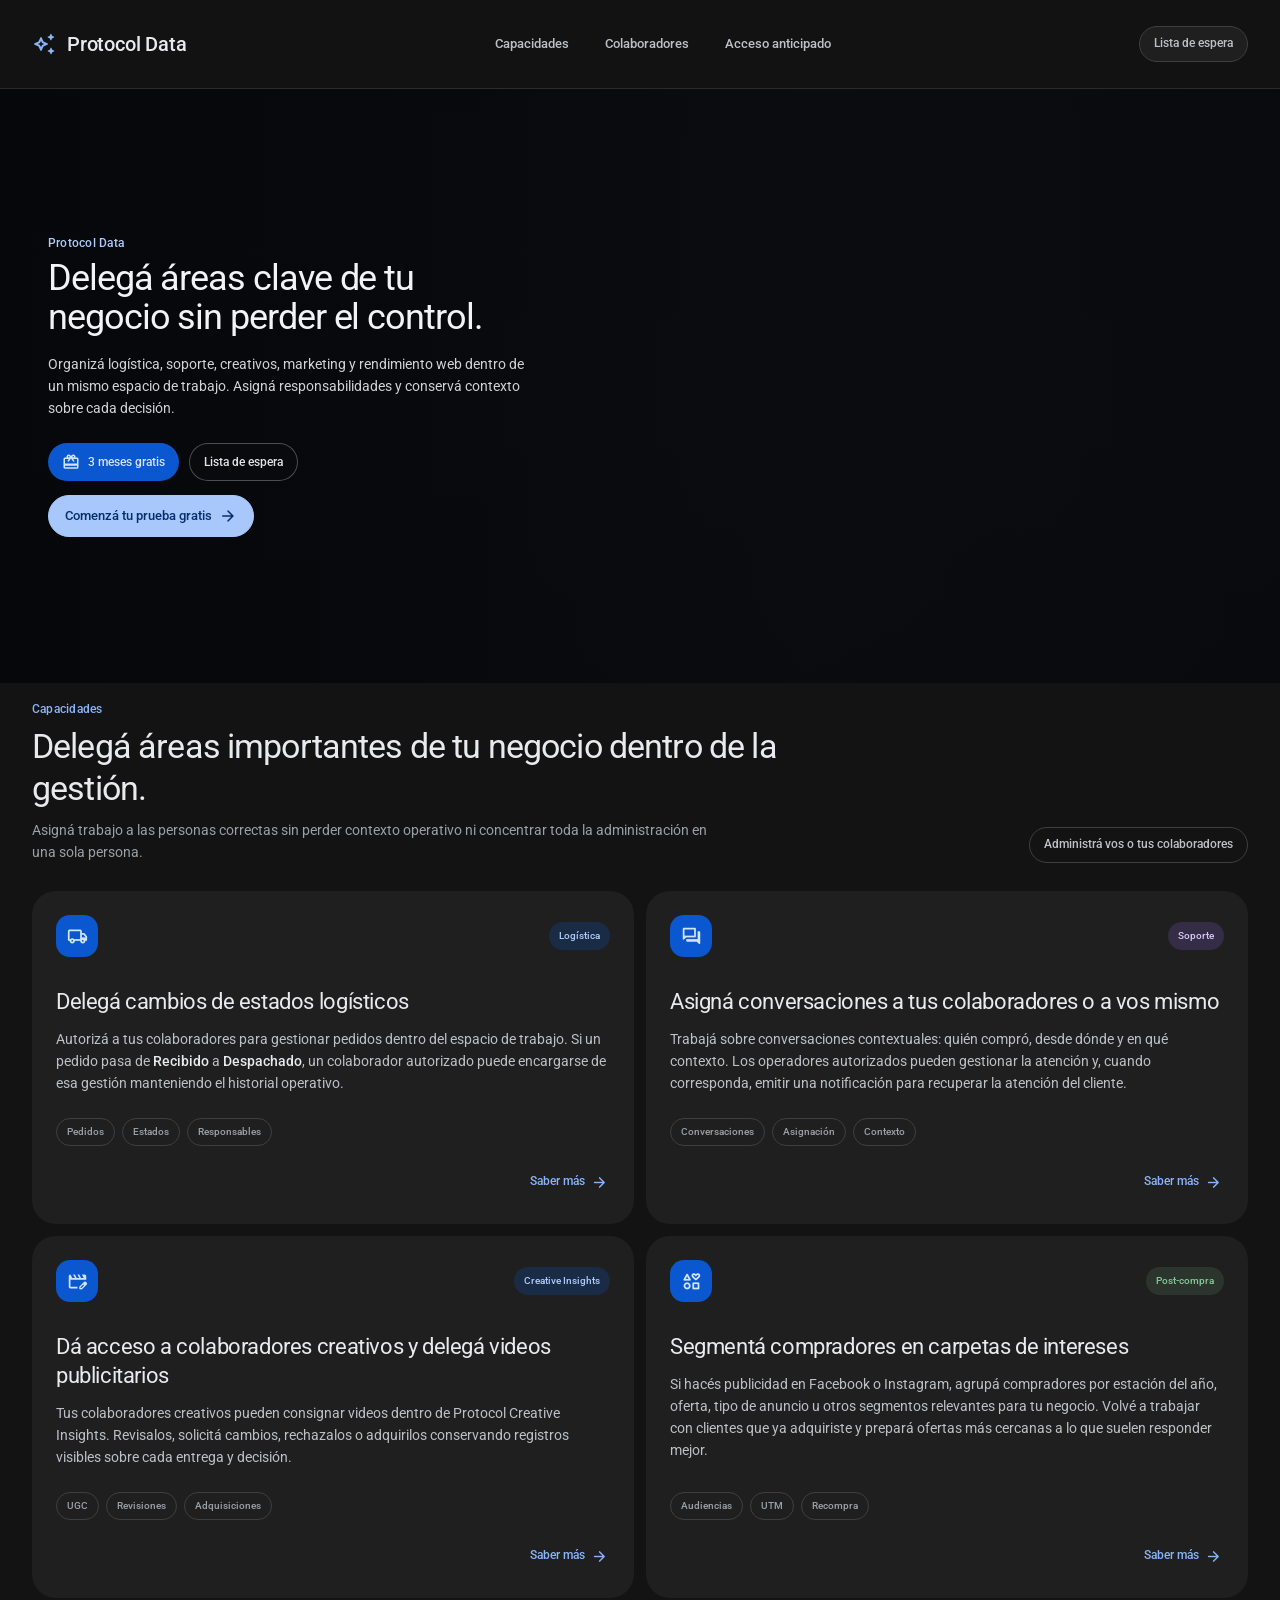
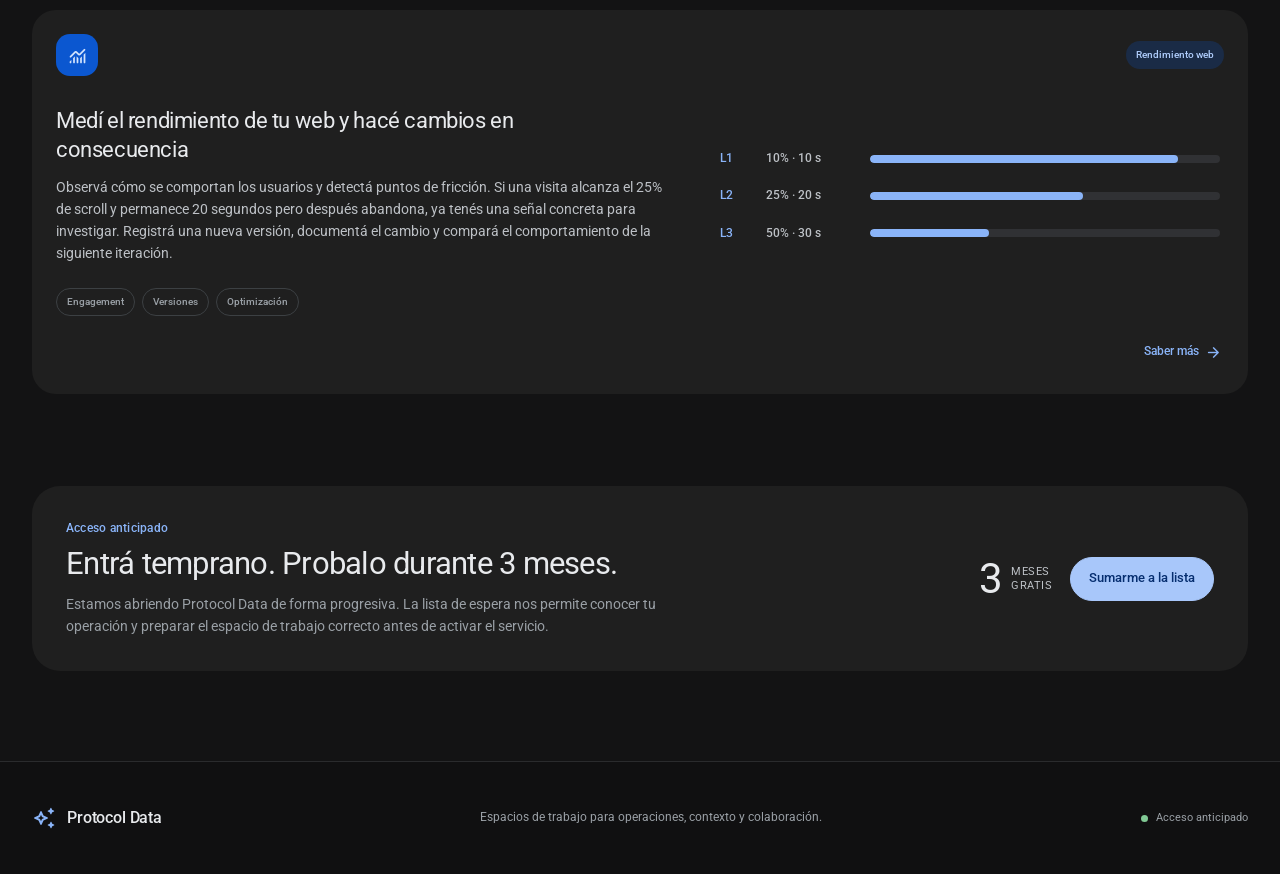
<file: index.html>
<!doctype html>
<html lang="es">
<head>
  <meta charset="utf-8">
  <meta name="viewport" content="width=device-width, initial-scale=1">
  <meta name="description" content="Protocol Data organiza áreas clave de tu negocio para que puedas delegar logística, soporte, creativos y rendimiento web sin perder el control.">
  <meta name="theme-color" content="#131314">
  <title>Protocol Data — Delegá sin perder el control</title>

  <link rel="preconnect" href="https://fonts.googleapis.com">
  <link rel="preconnect" href="https://fonts.gstatic.com" crossorigin>
  <link href="https://fonts.googleapis.com/css2?family=Roboto:wght@400;500;600&family=Material+Symbols+Rounded:opsz,wght,FILL,GRAD@20..48,400,0..1,0&display=swap" rel="stylesheet">
  <link rel="stylesheet" href="assets/css/styles.css?v=20261003-1600">
  <link rel="stylesheet" href="assets/css/sales-responsive.css?v=20261004-1">
</head>
<body>
  <header class="site-header">
    <div class="site-header__inner">
      <a class="brand" href="#inicio" aria-label="Protocol Data, inicio">
        <span class="brand__icon material-symbols-rounded" aria-hidden="true">auto_awesome</span>
        <span>Protocol Data</span>
      </a>

      <nav class="site-nav" aria-label="Navegación principal">
        <a href="#capacidades">Capacidades</a>
        <a href="#colaboradores">Colaboradores</a>
        <a href="#acceso">Acceso anticipado</a>
      </nav>

      <button class="topbar-cta" type="button" data-open-waitlist>Lista de espera</button>
    </div>
  </header>

  <main id="inicio">
    <section class="hero" aria-labelledby="hero-title">
      <div class="hero-media" aria-label="Espacio de trabajo con Protocol Data en una computadora">
        <picture class="hero-media__picture">
          <source media="(max-width: 700px)" srcset="assets/images/protocol-data-hero-mobile.webp?v=20261004-1">
          <img class="hero-media__image" src="assets/images/protocol-data-hero-hq.avif?v=20261003-1600" alt="" aria-hidden="true">
        </picture>
        <div class="hero-media__shade" aria-hidden="true"></div>

        <div class="hero-content">
          <div class="hero-copy">
            <p class="eyebrow">Protocol Data</p>
            <h1 id="hero-title">Delegá áreas clave de tu negocio sin perder el control.</h1>
            <p class="hero-copy__lead">
              Organizá logística, soporte, creativos, marketing y rendimiento web dentro de un mismo espacio de trabajo. Asigná responsabilidades y conservá contexto sobre cada decisión.
            </p>

            <div class="offer-row" aria-label="Beneficios de acceso anticipado">
              <span class="offer-badge"><span class="material-symbols-rounded" aria-hidden="true">redeem</span> 3 meses gratis</span>
              <span class="soft-badge">Lista de espera</span>
            </div>

            <button class="hero-trial-cta" type="button" data-open-waitlist aria-haspopup="dialog" aria-controls="waitlist-dialog">
              <span>Comenzá tu prueba gratis</span>
              <span class="material-symbols-rounded" aria-hidden="true">arrow_forward</span>
            </button>

            <div class="mobile-hero-actions" aria-label="Acciones principales">
              <a class="mobile-hero-cta mobile-hero-cta--secondary" href="#capacidades">
                <span>Ver capacidades</span>
                <span class="material-symbols-rounded" aria-hidden="true">arrow_forward</span>
              </a>
              <button class="mobile-hero-cta mobile-hero-cta--primary" type="button" data-open-waitlist aria-haspopup="dialog" aria-controls="waitlist-dialog">
                <span>Hablar con Ventas</span>
                <span class="material-symbols-rounded" aria-hidden="true">arrow_forward</span>
              </button>
            </div>
          </div>
        </div>
      </div>
    </section>

    <section class="capabilities page-shell" id="capacidades" aria-labelledby="capabilities-title">
      <header class="section-heading">
        <div>
          <p class="eyebrow">Capacidades</p>
          <h2 id="capabilities-title">Delegá áreas importantes de tu negocio dentro de la gestión.</h2>
          <p>Asigná trabajo a las personas correctas sin perder contexto operativo ni concentrar toda la administración en una sola persona.</p>
        </div>
        <span class="section-pill" id="colaboradores">Administrá vos o tus colaboradores</span>
      </header>

      <div class="capability-grid">
        <article class="capability-card">
          <div class="capability-card__top">
            <span class="capability-icon material-symbols-rounded" aria-hidden="true">local_shipping</span>
            <span class="capability-badge">Logística</span>
          </div>
          <h3>Delegá cambios de estados logísticos</h3>
          <p>
            Autorizá a tus colaboradores para gestionar pedidos dentro del espacio de trabajo. Si un pedido pasa de <strong>Recibido</strong> a <strong>Despachado</strong>, un colaborador autorizado puede encargarse de esa gestión manteniendo el historial operativo.
          </p>
          <div class="micro-row"><span>Pedidos</span><span>Estados</span><span>Responsables</span></div>
          <a class="capability-more" href="capacidades/logistica.html">Saber más <span class="material-symbols-rounded" aria-hidden="true">arrow_forward</span></a>
        </article>

        <article class="capability-card">
          <div class="capability-card__top">
            <span class="capability-icon material-symbols-rounded" aria-hidden="true">forum</span>
            <span class="capability-badge capability-badge--violet">Soporte</span>
          </div>
          <h3>Asigná conversaciones a tus colaboradores o a vos mismo</h3>
          <p>
            Trabajá sobre conversaciones contextuales: quién compró, desde dónde y en qué contexto. Los operadores autorizados pueden gestionar la atención y, cuando corresponda, emitir una notificación para recuperar la atención del cliente.
          </p>
          <div class="micro-row"><span>Conversaciones</span><span>Asignación</span><span>Contexto</span></div>
          <a class="capability-more" href="capacidades/conversaciones.html">Saber más <span class="material-symbols-rounded" aria-hidden="true">arrow_forward</span></a>
        </article>

        <article class="capability-card">
          <div class="capability-card__top">
            <span class="capability-icon material-symbols-rounded" aria-hidden="true">movie_edit</span>
            <span class="capability-badge">Creative Insights</span>
          </div>
          <h3>Dá acceso a colaboradores creativos y delegá videos publicitarios</h3>
          <p>
            Tus colaboradores creativos pueden consignar videos dentro de Protocol Creative Insights. Revisalos, solicitá cambios, rechazalos o adquirilos conservando registros visibles sobre cada entrega y decisión.
          </p>
          <div class="micro-row"><span>UGC</span><span>Revisiones</span><span>Adquisiciones</span></div>
          <a class="capability-more" href="capacidades/creative-insights.html">Saber más <span class="material-symbols-rounded" aria-hidden="true">arrow_forward</span></a>
        </article>

        <article class="capability-card">
          <div class="capability-card__top">
            <span class="capability-icon material-symbols-rounded" aria-hidden="true">interests</span>
            <span class="capability-badge capability-badge--green">Post-compra</span>
          </div>
          <h3>Segmentá compradores en carpetas de intereses</h3>
          <p>
            Si hacés publicidad en Facebook o Instagram, agrupá compradores por estación del año, oferta, tipo de anuncio u otros segmentos relevantes para tu negocio. Volvé a trabajar con clientes que ya adquiriste y prepará ofertas más cercanas a lo que suelen responder mejor.
          </p>
          <div class="micro-row"><span>Audiencias</span><span>UTM</span><span>Recompra</span></div>
          <a class="capability-more" href="capacidades/post-compra.html">Saber más <span class="material-symbols-rounded" aria-hidden="true">arrow_forward</span></a>
        </article>

        <article class="capability-card capability-card--wide">
          <div class="capability-card__top">
            <span class="capability-icon material-symbols-rounded" aria-hidden="true">monitoring</span>
            <span class="capability-badge">Rendimiento web</span>
          </div>
          <div class="wide-card-layout">
            <div>
              <h3>Medí el rendimiento de tu web y hacé cambios en consecuencia</h3>
              <p>
                Observá cómo se comportan los usuarios y detectá puntos de fricción. Si una visita alcanza el 25% de scroll y permanece 20 segundos pero después abandona, ya tenés una señal concreta para investigar. Registrá una nueva versión, documentá el cambio y compará el comportamiento de la siguiente iteración.
              </p>
              <div class="micro-row"><span>Engagement</span><span>Versiones</span><span>Optimización</span></div>
            </div>

            <div class="funnel-preview" aria-label="Ejemplo de niveles de comportamiento web">
              <div><span>L1</span><strong>10% · 10 s</strong><i style="--level:88%"></i></div>
              <div><span>L2</span><strong>25% · 20 s</strong><i style="--level:61%"></i></div>
              <div><span>L3</span><strong>50% · 30 s</strong><i style="--level:34%"></i></div>
            </div>
          </div>
          <a class="capability-more" href="capacidades/rendimiento-web.html">Saber más <span class="material-symbols-rounded" aria-hidden="true">arrow_forward</span></a>
        </article>
      </div>
    </section>

    <section class="access page-shell" id="acceso" aria-labelledby="access-title">
      <div class="access-card">
        <div class="access-copy">
          <p class="eyebrow">Acceso anticipado</p>
          <h2 id="access-title">Entrá temprano. Probalo durante 3 meses.</h2>
          <p>Estamos abriendo Protocol Data de forma progresiva. La lista de espera nos permite conocer tu operación y preparar el espacio de trabajo correcto antes de activar el servicio.</p>
        </div>
        <div class="access-actions">
          <span class="three-months"><strong>3</strong><span>meses<br>gratis</span></span>
          <button class="button button--primary" type="button" data-open-waitlist>Sumarme a la lista</button>
        </div>
      </div>
    </section>
  </main>

  <footer class="site-footer">
    <div class="page-shell site-footer__inner">
      <div class="brand brand--footer">
        <span class="brand__icon material-symbols-rounded" aria-hidden="true">auto_awesome</span>
        <span>Protocol Data</span>
      </div>
      <p>Espacios de trabajo para operaciones, contexto y colaboración.</p>
      <span class="footer-status"><i aria-hidden="true"></i> Acceso anticipado</span>
    </div>
  </footer>

  <div class="waitlist-overlay" id="waitlist-dialog" hidden aria-hidden="true">
    <div class="waitlist-modal" role="dialog" aria-modal="true" aria-labelledby="contact-title">
      <button class="modal-close material-symbols-rounded" type="button" data-close-waitlist aria-label="Cerrar formulario">close</button>

      <div class="contact-card__icon material-symbols-rounded" aria-hidden="true">person_add</div>
      <p class="eyebrow">Lista de espera</p>
      <h2 id="contact-title">Solicitá acceso anticipado</h2>
      <p class="contact-card__lead">Dejanos tus datos. Los primeros negocios seleccionados tendrán 3 meses gratis.</p>

      <form class="waitlist-form" id="waitlist-form" novalidate>
        <label class="field">
          <span>Nombre</span>
          <input type="text" name="name" autocomplete="name" placeholder="Tu nombre" required>
        </label>

        <label class="field">
          <span>Nombre del negocio</span>
          <input type="text" name="business" autocomplete="organization" placeholder="Ej. Tienda Norte" required>
        </label>

        <label class="field">
          <span>Capacidad de colaboradores</span>
          <select name="team_size" required>
            <option value="" selected disabled>Seleccioná una opción</option>
            <option value="solo">Solo yo</option>
            <option value="2-5">2 a 5 colaboradores</option>
            <option value="6-10">6 a 10 colaboradores</option>
            <option value="11-25">11 a 25 colaboradores</option>
            <option value="26+">26 o más</option>
          </select>
        </label>

        <label class="field">
          <span>Dudas o consultas <small>Opcional</small></span>
          <textarea name="message" rows="4" placeholder="Contanos brevemente qué te gustaría resolver."></textarea>
        </label>

        <button class="button button--primary form-submit" type="submit">
          Contactar
          <span class="material-symbols-rounded" aria-hidden="true">arrow_forward</span>
        </button>

        <p class="form-status" id="form-status" role="status" aria-live="polite"></p>
      </form>
    </div>
  </div>

  <script src="assets/js/main.js?v=20261003-1600"></script>
</body>
</html>
</file>
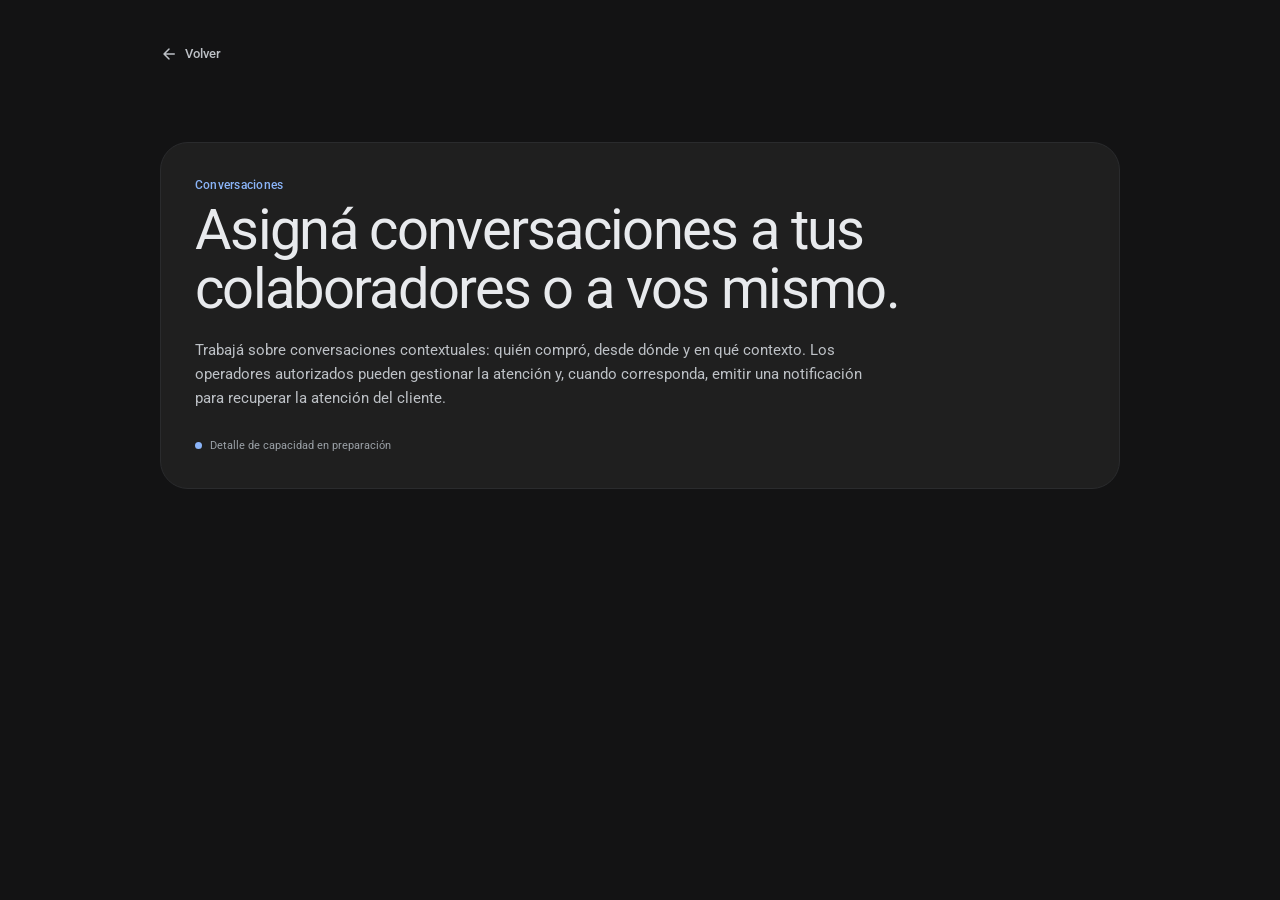
<file: capacidades/conversaciones.html>
<!doctype html>
<html lang="es">
<head>
  <meta charset="utf-8">
  <meta name="viewport" content="width=device-width, initial-scale=1">
  <meta name="theme-color" content="#131314">
  <title>Conversaciones — Protocol Data</title>
  <link rel="preconnect" href="https://fonts.googleapis.com">
  <link rel="preconnect" href="https://fonts.gstatic.com" crossorigin>
  <link href="https://fonts.googleapis.com/css2?family=Roboto:wght@400;500;600&family=Material+Symbols+Rounded:opsz,wght,FILL,GRAD@20..48,400,0..1,0&display=swap" rel="stylesheet">
  <link rel="stylesheet" href="../assets/css/styles.css?v=20261003-1600">
  <link rel="stylesheet" href="../assets/css/sales-responsive.css?v=20261004-1">
</head>
<body class="capability-detail-page">
  <main class="detail-shell">
    <a class="detail-back" href="../#capacidades"><span class="material-symbols-rounded" aria-hidden="true">arrow_back</span> Volver</a>
    <section class="detail-hero">
      <p class="eyebrow">Conversaciones</p>
      <h1>Asigná conversaciones a tus colaboradores o a vos mismo.</h1>
      <p class="detail-hero__lead">Trabajá sobre conversaciones contextuales: quién compró, desde dónde y en qué contexto. Los operadores autorizados pueden gestionar la atención y, cuando corresponda, emitir una notificación para recuperar la atención del cliente.</p>
      <span class="detail-status"><i aria-hidden="true"></i> Detalle de capacidad en preparación</span>
    </section>
  </main>
</body>
</html>
</file>
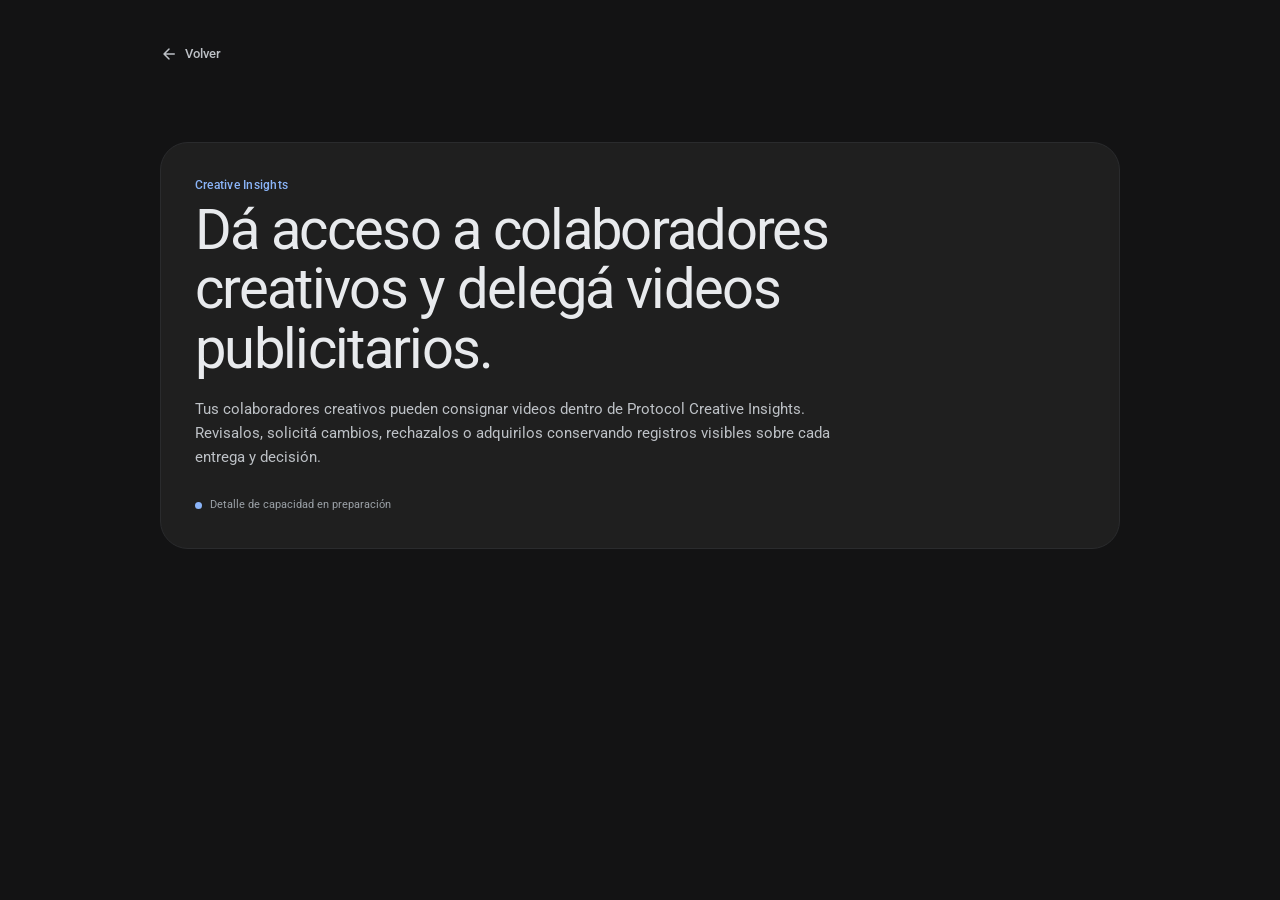
<file: capacidades/creative-insights.html>
<!doctype html>
<html lang="es">
<head>
  <meta charset="utf-8">
  <meta name="viewport" content="width=device-width, initial-scale=1">
  <meta name="theme-color" content="#131314">
  <title>Creative Insights — Protocol Data</title>
  <link rel="preconnect" href="https://fonts.googleapis.com">
  <link rel="preconnect" href="https://fonts.gstatic.com" crossorigin>
  <link href="https://fonts.googleapis.com/css2?family=Roboto:wght@400;500;600&family=Material+Symbols+Rounded:opsz,wght,FILL,GRAD@20..48,400,0..1,0&display=swap" rel="stylesheet">
  <link rel="stylesheet" href="../assets/css/styles.css?v=20261003-1600">
  <link rel="stylesheet" href="../assets/css/sales-responsive.css?v=20261004-1">
</head>
<body class="capability-detail-page">
  <main class="detail-shell">
    <a class="detail-back" href="../#capacidades"><span class="material-symbols-rounded" aria-hidden="true">arrow_back</span> Volver</a>
    <section class="detail-hero">
      <p class="eyebrow">Creative Insights</p>
      <h1>Dá acceso a colaboradores creativos y delegá videos publicitarios.</h1>
      <p class="detail-hero__lead">Tus colaboradores creativos pueden consignar videos dentro de Protocol Creative Insights. Revisalos, solicitá cambios, rechazalos o adquirilos conservando registros visibles sobre cada entrega y decisión.</p>
      <span class="detail-status"><i aria-hidden="true"></i> Detalle de capacidad en preparación</span>
    </section>
  </main>
</body>
</html>
</file>
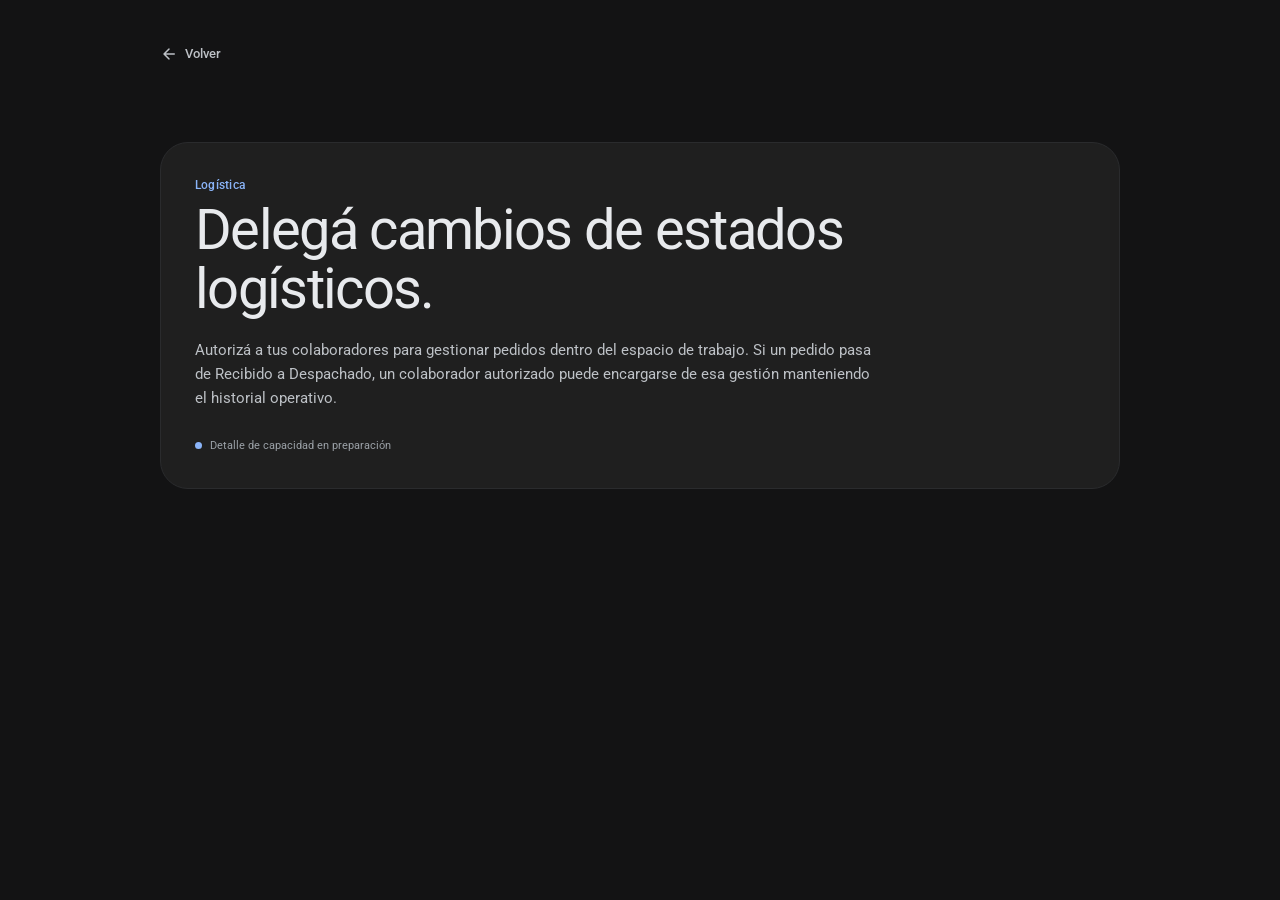
<file: capacidades/logistica.html>
<!doctype html>
<html lang="es">
<head>
  <meta charset="utf-8">
  <meta name="viewport" content="width=device-width, initial-scale=1">
  <meta name="theme-color" content="#131314">
  <title>Logística — Protocol Data</title>
  <link rel="preconnect" href="https://fonts.googleapis.com">
  <link rel="preconnect" href="https://fonts.gstatic.com" crossorigin>
  <link href="https://fonts.googleapis.com/css2?family=Roboto:wght@400;500;600&family=Material+Symbols+Rounded:opsz,wght,FILL,GRAD@20..48,400,0..1,0&display=swap" rel="stylesheet">
  <link rel="stylesheet" href="../assets/css/styles.css?v=20261003-1600">
  <link rel="stylesheet" href="../assets/css/sales-responsive.css?v=20261004-1">
</head>
<body class="capability-detail-page">
  <main class="detail-shell">
    <a class="detail-back" href="../#capacidades"><span class="material-symbols-rounded" aria-hidden="true">arrow_back</span> Volver</a>
    <section class="detail-hero">
      <p class="eyebrow">Logística</p>
      <h1>Delegá cambios de estados logísticos.</h1>
      <p class="detail-hero__lead">Autorizá a tus colaboradores para gestionar pedidos dentro del espacio de trabajo. Si un pedido pasa de Recibido a Despachado, un colaborador autorizado puede encargarse de esa gestión manteniendo el historial operativo.</p>
      <span class="detail-status"><i aria-hidden="true"></i> Detalle de capacidad en preparación</span>
    </section>
  </main>
</body>
</html>
</file>
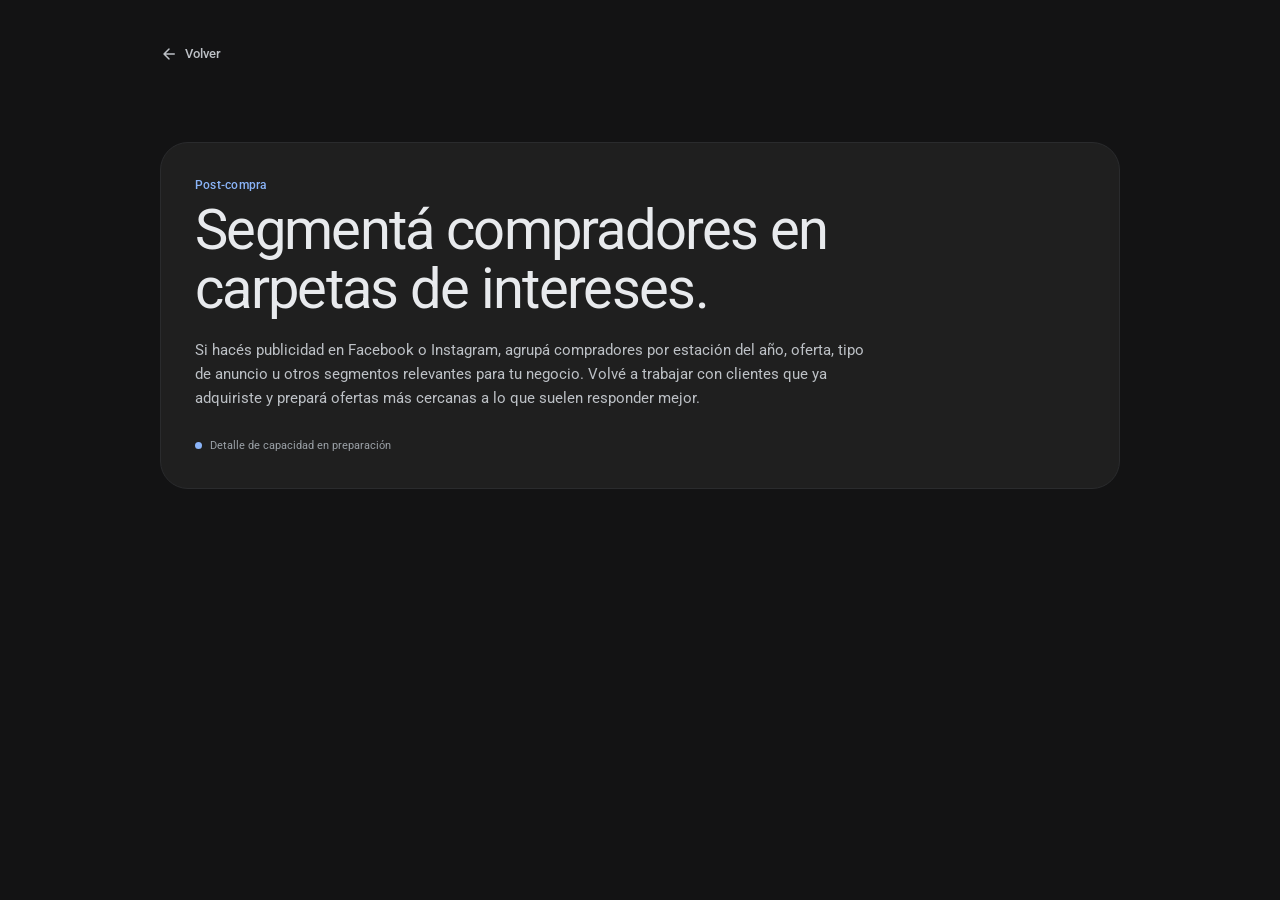
<file: capacidades/post-compra.html>
<!doctype html>
<html lang="es">
<head>
  <meta charset="utf-8">
  <meta name="viewport" content="width=device-width, initial-scale=1">
  <meta name="theme-color" content="#131314">
  <title>Post-compra — Protocol Data</title>
  <link rel="preconnect" href="https://fonts.googleapis.com">
  <link rel="preconnect" href="https://fonts.gstatic.com" crossorigin>
  <link href="https://fonts.googleapis.com/css2?family=Roboto:wght@400;500;600&family=Material+Symbols+Rounded:opsz,wght,FILL,GRAD@20..48,400,0..1,0&display=swap" rel="stylesheet">
  <link rel="stylesheet" href="../assets/css/styles.css?v=20261003-1600">
  <link rel="stylesheet" href="../assets/css/sales-responsive.css?v=20261004-1">
</head>
<body class="capability-detail-page">
  <main class="detail-shell">
    <a class="detail-back" href="../#capacidades"><span class="material-symbols-rounded" aria-hidden="true">arrow_back</span> Volver</a>
    <section class="detail-hero">
      <p class="eyebrow">Post-compra</p>
      <h1>Segmentá compradores en carpetas de intereses.</h1>
      <p class="detail-hero__lead">Si hacés publicidad en Facebook o Instagram, agrupá compradores por estación del año, oferta, tipo de anuncio u otros segmentos relevantes para tu negocio. Volvé a trabajar con clientes que ya adquiriste y prepará ofertas más cercanas a lo que suelen responder mejor.</p>
      <span class="detail-status"><i aria-hidden="true"></i> Detalle de capacidad en preparación</span>
    </section>
  </main>
</body>
</html>
</file>
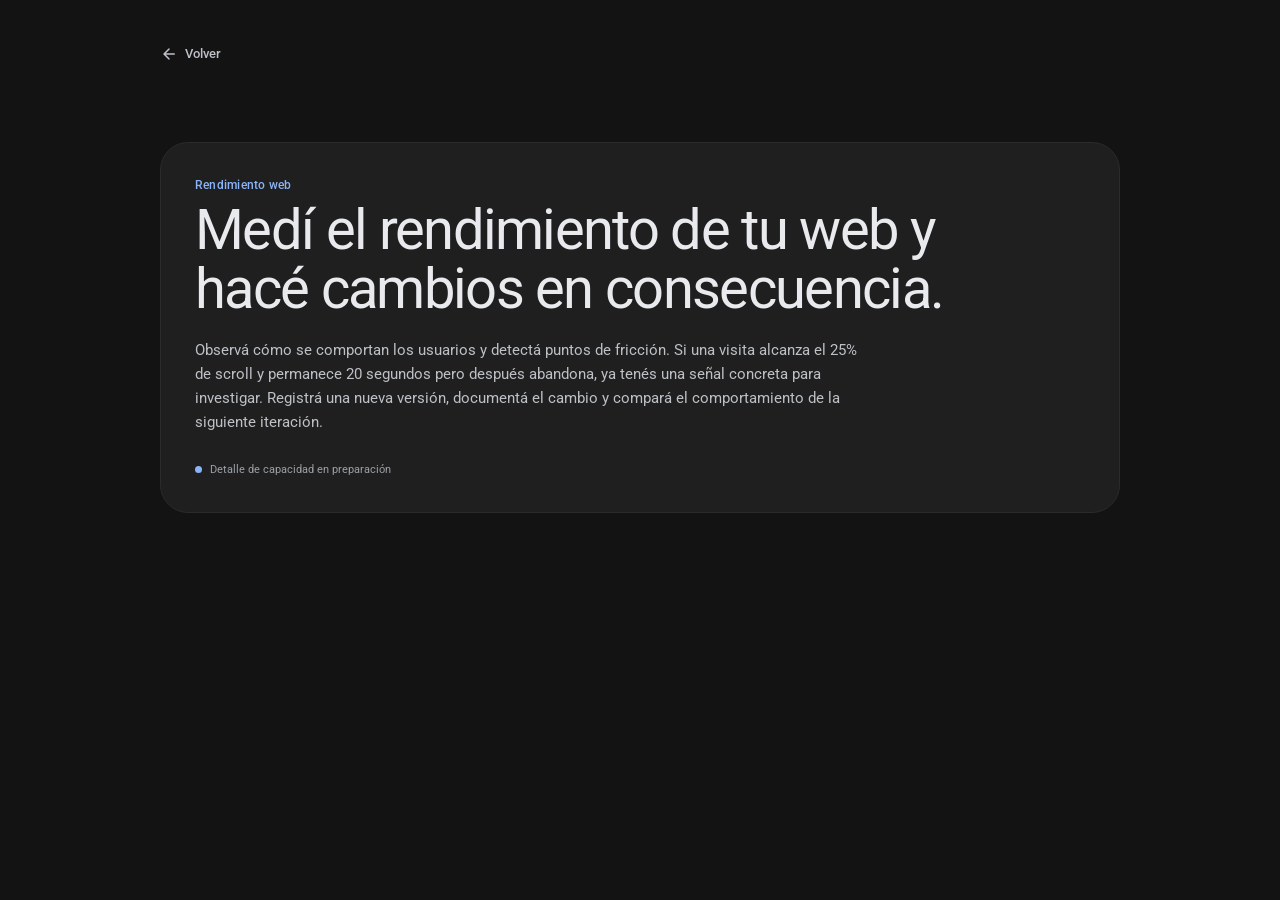
<file: capacidades/rendimiento-web.html>
<!doctype html>
<html lang="es">
<head>
  <meta charset="utf-8">
  <meta name="viewport" content="width=device-width, initial-scale=1">
  <meta name="theme-color" content="#131314">
  <title>Rendimiento web — Protocol Data</title>
  <link rel="preconnect" href="https://fonts.googleapis.com">
  <link rel="preconnect" href="https://fonts.gstatic.com" crossorigin>
  <link href="https://fonts.googleapis.com/css2?family=Roboto:wght@400;500;600&family=Material+Symbols+Rounded:opsz,wght,FILL,GRAD@20..48,400,0..1,0&display=swap" rel="stylesheet">
  <link rel="stylesheet" href="../assets/css/styles.css?v=20261003-1600">
  <link rel="stylesheet" href="../assets/css/sales-responsive.css?v=20261004-1">
</head>
<body class="capability-detail-page">
  <main class="detail-shell">
    <a class="detail-back" href="../#capacidades"><span class="material-symbols-rounded" aria-hidden="true">arrow_back</span> Volver</a>
    <section class="detail-hero">
      <p class="eyebrow">Rendimiento web</p>
      <h1>Medí el rendimiento de tu web y hacé cambios en consecuencia.</h1>
      <p class="detail-hero__lead">Observá cómo se comportan los usuarios y detectá puntos de fricción. Si una visita alcanza el 25% de scroll y permanece 20 segundos pero después abandona, ya tenés una señal concreta para investigar. Registrá una nueva versión, documentá el cambio y compará el comportamiento de la siguiente iteración.</p>
      <span class="detail-status"><i aria-hidden="true"></i> Detalle de capacidad en preparación</span>
    </section>
  </main>
</body>
</html>
</file>
<file: assets/css/styles.css>
:root{
  --ci-bg:#131314;
  --ci-surface:#1f1f1f;
  --ci-surface-high:#28292a;
  --ci-surface-hover:#303134;
  --ci-border:#3c4043;
  --ci-border-soft:#2a2b2d;
  --ci-text:#e8eaed;
  --ci-text-soft:#bdc1c6;
  --ci-text-muted:#9aa0a6;
  --ci-primary:#8ab4f8;
  --ci-primary-cta:#a8c7fa;
  --ci-primary-container:#0b57d0;
  --ci-primary-ink:#062e6f;
  --ci-green:#81c995;
  --ci-red:#f28b82;
  --page-max:1240px;
}

*{box-sizing:border-box}
html{scroll-behavior:smooth;background:var(--ci-bg)}
body{
  margin:0;
  background:var(--ci-bg);
  color:var(--ci-text);
  font-family:"Roboto",Arial,sans-serif;
  font-size:14px;
  line-height:1.45;
  -webkit-font-smoothing:antialiased;
  text-rendering:optimizeLegibility;
}
a{color:inherit;text-decoration:none}
button,input,select,textarea{font:inherit}
button,a{-webkit-tap-highlight-color:transparent}
.material-symbols-rounded{
  font-family:"Material Symbols Rounded";
  font-weight:normal;
  font-style:normal;
  font-size:22px;
  line-height:1;
  letter-spacing:normal;
  text-transform:none;
  display:inline-block;
  white-space:nowrap;
  word-wrap:normal;
  direction:ltr;
  -webkit-font-feature-settings:"liga";
  -webkit-font-smoothing:antialiased;
  font-feature-settings:"liga";
  font-variation-settings:"FILL" 0,"wght" 400,"GRAD" 0,"opsz" 24;
}

.page-shell{width:min(calc(100% - 64px),var(--page-max));margin-inline:auto}

.site-header{
  position:sticky;
  top:0;
  z-index:50;
  background:rgba(19,19,20,.94);
  backdrop-filter:blur(16px);
  border-bottom:1px solid var(--ci-border-soft);
}
.site-header__inner{
  width:min(calc(100% - 64px),var(--page-max));
  min-height:88px;
  margin:auto;
  display:grid;
  grid-template-columns:auto minmax(0,1fr) auto;
  align-items:center;
  gap:24px;
}
.brand{display:inline-flex;align-items:center;gap:11px;color:var(--ci-text);font-size:20px;font-weight:500;line-height:28px;letter-spacing:-.01em}
.brand__icon{color:var(--ci-primary);font-size:24px!important}
.site-nav{justify-self:center;display:flex;align-items:center;gap:8px}
.site-nav a{
  min-height:38px;
  padding:0 14px;
  display:inline-flex;
  align-items:center;
  border-radius:19px;
  color:var(--ci-text-soft);
  font-size:13px;
  font-weight:500;
  transition:background-color .16s ease,color .16s ease;
}
.site-nav a:hover{background:var(--ci-surface-high);color:var(--ci-text)}
.topbar-cta,.section-pill{
  min-height:36px;
  display:inline-flex;
  align-items:center;
  justify-content:center;
  padding:0 14px;
  border:1px solid var(--ci-border);
  border-radius:18px;
  background:var(--ci-surface);
  color:var(--ci-text-soft);
  font-size:12px;
  font-weight:500;
}
.topbar-cta:hover{background:var(--ci-surface-high);color:var(--ci-text)}

.hero{
  padding:54px 0 80px;
  display:grid;
  grid-template-columns:minmax(0,1.35fr) minmax(360px,.65fr);
  gap:22px;
  align-items:stretch;
}
.hero-poster,.contact-card,.capability-card,.access-card{background:var(--ci-surface)}
.hero-poster{
  position:relative;
  min-height:640px;
  overflow:hidden;
  border-radius:28px;
  padding:28px;
  display:flex;
  flex-direction:column;
}
.hero-poster::before{
  content:"";
  position:absolute;
  inset:auto -90px -150px auto;
  width:430px;
  height:430px;
  border:1px solid rgba(138,180,248,.12);
  border-radius:50%;
  box-shadow:0 0 0 70px rgba(138,180,248,.025),0 0 0 140px rgba(138,180,248,.018);
  pointer-events:none;
}
.poster-toolbar{display:flex;align-items:center;justify-content:space-between;gap:16px;position:relative;z-index:2}
.poster-brand{display:flex;align-items:center;gap:9px;color:var(--ci-text-soft);font-size:13px;font-weight:500}
.poster-brand__icon{width:36px;height:36px;display:grid!important;place-items:center;border-radius:12px;background:var(--ci-primary-container);color:#d2e3fc;font-size:19px!important}
.runtime-pill{min-height:36px;padding:0 13px;border:1px solid var(--ci-border);border-radius:18px;display:inline-flex;align-items:center;gap:8px;color:var(--ci-text-soft);font-size:12px;font-weight:500}
.runtime-pill i,.footer-status i{width:7px;height:7px;border-radius:50%;background:var(--ci-green)}
.poster-copy{position:relative;z-index:2;max-width:760px;margin-top:74px}
.eyebrow{margin:0 0 8px;color:var(--ci-primary);font-size:12px;font-weight:500;line-height:16px;letter-spacing:.02em}
.poster-copy h1{margin:0;color:var(--ci-text);font-size:clamp(46px,5.3vw,70px);font-weight:400;line-height:1.02;letter-spacing:-.035em}
.poster-copy>p:not(.eyebrow){max-width:720px;margin:22px 0 0;color:var(--ci-text-soft);font-size:16px;line-height:25px}
.offer-row{display:flex;align-items:center;gap:10px;flex-wrap:wrap;margin-top:28px}
.offer-badge,.soft-badge{min-height:38px;padding:0 14px;border-radius:19px;display:inline-flex;align-items:center;gap:8px;font-size:12px;font-weight:500}
.offer-badge{background:var(--ci-primary-container);color:#d2e3fc}
.offer-badge .material-symbols-rounded{font-size:18px!important}
.soft-badge{border:1px solid var(--ci-border);color:var(--ci-text-soft)}

.workspace-preview{position:relative;z-index:2;margin-top:auto;padding-top:42px;display:grid;grid-template-columns:repeat(2,minmax(0,1fr));gap:10px;max-width:780px}
.workspace-card{min-height:76px;padding:14px 14px;display:grid;grid-template-columns:40px minmax(0,1fr) auto;align-items:center;gap:12px;border:1px solid var(--ci-border-soft);border-radius:18px;background:#181819;color:var(--ci-text)}
.workspace-card--active{border-color:#568bdc;box-shadow:inset 3px 0 0 #8ab4f8}
.workspace-card__icon{width:38px;height:38px;display:grid!important;place-items:center;border-radius:12px;background:#202124;color:var(--ci-primary);font-size:20px!important}
.workspace-card strong,.workspace-card span{display:block}.workspace-card strong{font-size:13px;font-weight:500}.workspace-card div span{margin-top:2px;color:var(--ci-text-muted);font-size:11px}
.workspace-card__count{color:var(--ci-text-soft)!important;font-size:18px!important;font-weight:400!important}
.workspace-card__state{min-height:27px;padding:0 9px;border-radius:14px;display:inline-flex!important;align-items:center;color:#d2e3fc!important;background:#0b57d0;font-size:10px!important;font-weight:500!important}
.workspace-card__state--green{background:rgba(129,201,149,.12);color:var(--ci-green)!important;border:1px solid rgba(129,201,149,.28)}

.contact-card{border-radius:28px;padding:30px;align-self:stretch}
.contact-card__icon{width:46px;height:46px;display:grid!important;place-items:center;margin-bottom:24px;border-radius:15px;background:#004a77;color:#c2e7ff;font-size:22px!important}
.contact-card h2{margin:0;color:var(--ci-text);font-size:25px;font-weight:500;line-height:32px;letter-spacing:-.02em}
.contact-card__lead{margin:10px 0 0;color:var(--ci-text-muted);font-size:13px;line-height:20px}
.waitlist-form{display:flex;flex-direction:column;gap:16px;margin-top:28px}
.field{display:flex;flex-direction:column;gap:7px}
.field>span{color:var(--ci-text-soft);font-size:12px;font-weight:500}
.field small{color:var(--ci-text-muted);font-weight:400}
.field input,.field select,.field textarea{
  width:100%;
  border:1px solid #5f6368;
  border-radius:12px;
  outline:0;
  background:var(--ci-bg);
  color:var(--ci-text);
  font-size:14px;
  transition:border-color .16s ease,box-shadow .16s ease;
}
.field input,.field select{height:48px;padding:0 14px}
.field textarea{min-height:112px;padding:13px 14px;resize:vertical;line-height:20px}
.field input::placeholder,.field textarea::placeholder{color:#737774}
.field input:focus,.field select:focus,.field textarea:focus{border-color:var(--ci-primary);box-shadow:0 0 0 1px var(--ci-primary)}
.field select{appearance:none;background-image:linear-gradient(45deg,transparent 50%,#bdc1c6 50%),linear-gradient(135deg,#bdc1c6 50%,transparent 50%);background-position:calc(100% - 18px) 20px,calc(100% - 13px) 20px;background-size:5px 5px,5px 5px;background-repeat:no-repeat;padding-right:40px}
.button{min-height:44px;padding:0 18px;border-radius:22px;font-size:13px;font-weight:500;display:inline-flex;align-items:center;justify-content:center;gap:9px;cursor:pointer;border:1px solid transparent}
.button--primary{background:var(--ci-primary-cta);border-color:var(--ci-primary-cta);color:var(--ci-primary-ink)}
.button--primary:hover{background:#b9d1fb;border-color:#b9d1fb}
.form-submit{width:100%;margin-top:2px}.form-submit .material-symbols-rounded{font-size:18px!important}
.form-status{min-height:18px;margin:0;color:var(--ci-text-muted);font-size:12px;line-height:18px}
.form-status[data-tone="success"]{color:var(--ci-green)}
.form-status[data-tone="error"]{color:var(--ci-red)}

.capabilities{padding:18px 0 92px}
.section-heading{display:flex;align-items:flex-end;justify-content:space-between;gap:32px;margin-bottom:28px}
.section-heading>div{max-width:780px}.section-heading h2{margin:0;color:var(--ci-text);font-size:34px;font-weight:400;line-height:42px;letter-spacing:-.025em}.section-heading>div>p:last-child{max-width:690px;margin:10px 0 0;color:var(--ci-text-muted);font-size:14px;line-height:22px}
.section-pill{white-space:nowrap;background:transparent}
.capability-grid{display:grid;grid-template-columns:repeat(2,minmax(0,1fr));gap:12px}
.capability-card{min-height:330px;border-radius:24px;padding:24px;display:flex;flex-direction:column;transition:background-color .16s ease,transform .16s ease}
.capability-card:hover{background:var(--ci-surface-high);transform:translateY(-2px)}
.capability-card__top{display:flex;align-items:center;justify-content:space-between;gap:18px}
.capability-icon{width:42px;height:42px;display:grid!important;place-items:center;border-radius:14px;background:var(--ci-primary-container);color:#d2e3fc;font-size:21px!important}
.capability-badge{min-height:28px;padding:0 10px;border-radius:14px;display:inline-flex;align-items:center;background:rgba(11,87,208,.22);color:#aecbfa;font-size:10px;font-weight:500}
.capability-badge--violet{background:rgba(126,87,194,.23);color:#d7c6f6}.capability-badge--green{background:rgba(129,201,149,.12);color:var(--ci-green)}
.capability-card h3{max-width:580px;margin:30px 0 0;color:var(--ci-text);font-size:22px;font-weight:400;line-height:29px;letter-spacing:-.018em}.capability-card p{max-width:630px;margin:12px 0 0;color:var(--ci-text-soft);font-size:14px;line-height:22px}.capability-card p strong{color:var(--ci-text);font-weight:500}
.micro-row{margin-top:auto;padding-top:24px;display:flex;flex-wrap:wrap;gap:7px}.micro-row span{min-height:28px;padding:0 10px;border:1px solid var(--ci-border);border-radius:14px;display:inline-flex;align-items:center;color:var(--ci-text-muted);font-size:10px;font-weight:500}
.capability-card--wide{grid-column:1/-1;min-height:310px}.wide-card-layout{display:grid;grid-template-columns:minmax(0,1.1fr) minmax(320px,.9fr);gap:38px;align-items:end}.funnel-preview{align-self:stretch;display:flex;flex-direction:column;justify-content:center;gap:20px;padding:18px 4px}.funnel-preview>div{display:grid;grid-template-columns:34px 92px minmax(0,1fr);gap:12px;align-items:center}.funnel-preview span{color:var(--ci-primary);font-size:12px;font-weight:500}.funnel-preview strong{color:var(--ci-text-soft);font-size:12px;font-weight:500}.funnel-preview i{position:relative;height:8px;border-radius:4px;background:#303134;overflow:hidden}.funnel-preview i::after{content:"";position:absolute;inset:0 auto 0 0;width:var(--level);border-radius:inherit;background:#8ab4f8}

.access{padding-bottom:90px}.access-card{border-radius:28px;padding:34px;display:flex;align-items:center;justify-content:space-between;gap:34px}.access-copy{max-width:720px}.access-copy h2{margin:0;color:var(--ci-text);font-size:31px;font-weight:400;line-height:39px;letter-spacing:-.024em}.access-copy>p:last-child{max-width:650px;margin:10px 0 0;color:var(--ci-text-muted);font-size:14px;line-height:22px}.access-actions{display:flex;align-items:center;gap:18px;flex:0 0 auto}.three-months{display:flex;align-items:center;gap:8px;color:var(--ci-text-soft)}.three-months strong{font-size:42px;font-weight:400;line-height:1;color:var(--ci-text)}.three-months span{font-size:11px;line-height:14px;text-transform:uppercase;letter-spacing:.04em}

.site-footer{border-top:1px solid var(--ci-border-soft);background:#101011}.site-footer__inner{min-height:112px;display:grid;grid-template-columns:auto minmax(0,1fr) auto;align-items:center;gap:24px}.brand--footer{font-size:16px}.site-footer p{justify-self:center;margin:0;color:var(--ci-text-muted);font-size:12px}.footer-status{display:inline-flex;align-items:center;gap:8px;color:var(--ci-text-muted);font-size:11px}

:is(a,button,input,select,textarea):focus-visible{outline:2px solid var(--ci-primary);outline-offset:2px}

@media(max-width:1050px){
  .hero{grid-template-columns:1fr}.contact-card{max-width:none}.hero-poster{min-height:600px}.section-heading{align-items:flex-start;flex-direction:column}.wide-card-layout{grid-template-columns:1fr}.funnel-preview{padding-top:8px}.site-nav{display:none}
}
@media(max-width:760px){
  .page-shell,.site-header__inner{width:min(calc(100% - 32px),var(--page-max))}.site-header__inner{min-height:72px}.brand{font-size:18px}.topbar-cta{min-height:34px}.hero{padding:28px 0 62px;gap:14px}.hero-poster{min-height:0;padding:22px;border-radius:24px}.runtime-pill{display:none}.poster-copy{margin-top:54px}.poster-copy h1{font-size:clamp(40px,11vw,56px)}.poster-copy>p:not(.eyebrow){font-size:15px;line-height:23px}.workspace-preview{grid-template-columns:1fr;padding-top:38px}.contact-card{padding:24px;border-radius:24px}.capabilities{padding-bottom:68px}.section-heading h2{font-size:30px;line-height:38px}.capability-grid{grid-template-columns:1fr}.capability-card--wide{grid-column:auto}.capability-card{min-height:300px}.access{padding-bottom:68px}.access-card{padding:26px;flex-direction:column;align-items:flex-start}.access-actions{width:100%;justify-content:space-between}.site-footer__inner{min-height:140px;grid-template-columns:1fr;justify-items:start;align-content:center}.site-footer p{justify-self:start}
}
@media(max-width:500px){
  .brand{font-size:16px}.brand__icon{font-size:21px!important}.topbar-cta{padding:0 11px;font-size:11px}.hero-poster{padding:20px}.poster-copy{margin-top:46px}.poster-copy h1{font-size:38px}.workspace-card{grid-template-columns:38px minmax(0,1fr);}.workspace-card__state,.workspace-card__count{display:none!important}.contact-card h2{font-size:23px}.capability-card{padding:20px}.capability-card h3{font-size:20px;line-height:27px}.funnel-preview>div{grid-template-columns:28px 82px minmax(0,1fr)}.access-actions{align-items:flex-start;flex-direction:column}.button{width:100%}
}
@media(prefers-reduced-motion:reduce){html{scroll-behavior:auto}.capability-card,.site-nav a{transition:none}}


/* =========================================================
   Hero V2 · image-led first fold + modal waitlist
   Keeps the Creative Insights visual system unchanged.
   ========================================================= */

.hero{
  padding:34px 0 82px;
  grid-template-columns:minmax(0,2fr) minmax(260px,1fr);
  gap:28px;
  align-items:center;
}

.hero-image{
  position:relative;
  aspect-ratio:16 / 9;
  min-height:500px;
  display:flex;
  align-items:center;
  overflow:hidden;
  padding:44px;
  border-radius:28px;
  background-image:
    linear-gradient(90deg,rgba(8,10,14,.94) 0%,rgba(8,10,14,.82) 29%,rgba(8,10,14,.56) 47%,rgba(8,10,14,.14) 72%,rgba(8,10,14,.12) 100%),
    linear-gradient(0deg,rgba(8,10,14,.34) 0%,rgba(8,10,14,0) 48%),
    url("../images/protocol-data-hero.webp");
  background-size:cover;
  background-position:center;
  background-repeat:no-repeat;
  isolation:isolate;
}

.hero-image::after{
  content:"";
  position:absolute;
  inset:0;
  background:linear-gradient(180deg,rgba(0,0,0,.06),rgba(0,0,0,.18));
  pointer-events:none;
  z-index:0;
}

.hero-image__copy{
  position:relative;
  z-index:1;
  width:min(52%,540px);
}

.hero-image__copy .eyebrow{
  color:#aecbfa;
}

.hero-image__copy h1{
  margin:0;
  color:#f1f3f4;
  font-size:clamp(36px,3.6vw,50px);
  font-weight:400;
  line-height:1.06;
  letter-spacing:-.032em;
  text-wrap:balance;
}

.hero-image__lead{
  max-width:520px;
  margin:18px 0 0;
  color:#d0d3d7;
  font-size:14px;
  font-weight:400;
  line-height:22px;
}

.hero-image .offer-row{
  margin-top:24px;
}

.hero-image .soft-badge{
  border-color:rgba(232,234,237,.28);
  background:rgba(19,19,20,.32);
  color:#d4d7dc;
  backdrop-filter:blur(8px);
}

.hero-cta{
  align-self:center;
  min-width:0;
  padding:10px 4px 10px 2px;
}

.hero-cta h2{
  max-width:330px;
  margin:0;
  color:var(--ci-text);
  font-size:29px;
  font-weight:400;
  line-height:37px;
  letter-spacing:-.024em;
}

.hero-cta>p:not(.eyebrow){
  max-width:320px;
  margin:11px 0 0;
  color:var(--ci-text-muted);
  font-size:13px;
  line-height:20px;
}

.trial-link{
  width:100%;
  min-height:48px;
  margin-top:26px;
  padding:0 18px;
  display:flex;
  align-items:center;
  justify-content:space-between;
  gap:18px;
  border:1px solid var(--ci-primary-cta);
  border-radius:24px;
  background:var(--ci-primary-cta);
  color:var(--ci-primary-ink);
  cursor:pointer;
  font-size:13px;
  font-weight:500;
  transition:background-color .16s ease,border-color .16s ease,transform .16s ease;
}

.trial-link:hover{
  background:#b9d1fb;
  border-color:#b9d1fb;
}

.trial-link:active{
  transform:scale(.985);
}

.trial-link .material-symbols-rounded{
  font-size:19px!important;
}

.hero-cta__note{
  margin-top:15px;
  display:inline-flex;
  align-items:center;
  gap:8px;
  color:var(--ci-text-muted);
  font-size:11px;
  line-height:16px;
}

.hero-cta__note i{
  width:7px;
  height:7px;
  border-radius:50%;
  background:var(--ci-green);
}

/* Modal */

.waitlist-dialog{
  width:auto;
  max-width:none;
  max-height:none;
  margin:auto;
  padding:0;
  border:0;
  background:transparent;
  color:var(--ci-text);
  overflow:visible;
}

.waitlist-dialog::backdrop{
  background:rgba(4,5,7,.76);
  backdrop-filter:blur(8px);
}

.waitlist-modal{
  position:relative;
  width:min(560px,calc(100vw - 32px));
  max-height:calc(100vh - 40px);
  overflow:auto;
  padding:32px;
  border:1px solid var(--ci-border);
  border-radius:28px;
  background:var(--ci-surface);
  box-shadow:0 20px 70px rgba(0,0,0,.42);
}

.waitlist-modal h2{
  margin:0;
  padding-right:42px;
  color:var(--ci-text);
  font-size:25px;
  font-weight:500;
  line-height:32px;
  letter-spacing:-.02em;
}

.modal-close{
  position:absolute;
  top:18px;
  right:18px;
  width:40px;
  height:40px;
  display:grid!important;
  place-items:center;
  padding:0;
  border:1px solid var(--ci-border);
  border-radius:20px;
  background:transparent;
  color:var(--ci-text-soft);
  cursor:pointer;
  font-size:20px!important;
}

.modal-close:hover{
  background:var(--ci-surface-high);
  color:var(--ci-text);
}

body:has(.waitlist-dialog[open]){
  overflow:hidden;
}

.topbar-cta{
  cursor:pointer;
  font-family:"Roboto",Arial,sans-serif;
}

@media(max-width:1050px){
  .hero{
    grid-template-columns:1fr;
    gap:24px;
  }

  .hero-image{
    min-height:520px;
  }

  .hero-cta{
    max-width:520px;
    padding:0 2px 8px;
  }

  .trial-link{
    max-width:360px;
  }
}

@media(max-width:760px){
  .hero{
    padding:24px 0 62px;
    gap:24px;
  }

  .hero-image{
    aspect-ratio:auto;
    min-height:520px;
    padding:28px;
    border-radius:24px;
    background-position:66% center;
    background-image:
      linear-gradient(90deg,rgba(8,10,14,.96) 0%,rgba(8,10,14,.87) 42%,rgba(8,10,14,.48) 72%,rgba(8,10,14,.20) 100%),
      linear-gradient(0deg,rgba(8,10,14,.30) 0%,rgba(8,10,14,.05) 50%),
      url("../images/protocol-data-hero.webp");
  }

  .hero-image__copy{
    width:min(76%,500px);
  }

  .hero-image__copy h1{
    font-size:clamp(34px,8vw,44px);
  }

  .hero-image__lead{
    font-size:13px;
    line-height:20px;
  }

  .hero-cta h2{
    font-size:26px;
    line-height:34px;
  }

  .waitlist-modal{
    padding:26px 22px 24px;
    border-radius:24px;
  }
}

@media(max-width:500px){
  .hero-image{
    min-height:500px;
    padding:22px;
    background-position:63% center;
  }

  .hero-image__copy{
    width:88%;
  }

  .hero-image__copy h1{
    font-size:34px;
    line-height:1.07;
  }

  .hero-image .offer-row{
    align-items:flex-start;
    flex-direction:column;
  }

  .trial-link{
    width:100%;
  }

  .waitlist-modal{
    width:calc(100vw - 20px);
    max-height:calc(100vh - 20px);
  }
}

@media(prefers-reduced-motion:reduce){
  .trial-link{
    transition:none;
  }
}


/* =========================================================
   Hero V3 · full-bleed image, all hero content on image
   ========================================================= */

.hero{
  width:100%;
  max-width:none;
  margin:0;
  padding:0;
  display:block;
}

.hero-image{
  position:relative;
  width:100%;
  min-height:640px;
  aspect-ratio:16 / 9;
  display:block;
  overflow:hidden;
  padding:0;
  border-radius:0;
  background-image:
    linear-gradient(90deg,rgba(7,9,13,.93) 0%,rgba(7,9,13,.79) 27%,rgba(7,9,13,.40) 48%,rgba(7,9,13,.18) 62%,rgba(7,9,13,.58) 100%),
    linear-gradient(180deg,rgba(5,7,10,.10) 0%,rgba(5,7,10,.08) 60%,rgba(5,7,10,.24) 100%),
    url("../images/protocol-data-hero.webp");
  background-size:cover;
  background-position:center;
  background-repeat:no-repeat;
}

.hero-image::after{
  content:"";
  position:absolute;
  inset:0;
  z-index:0;
  pointer-events:none;
  background:
    linear-gradient(90deg,rgba(0,0,0,.18) 0%,rgba(0,0,0,0) 45%,rgba(0,0,0,.18) 73%,rgba(0,0,0,.45) 100%);
}

.hero-inner{
  position:relative;
  z-index:2;
  min-height:640px;
  height:100%;
  padding-top:72px;
  padding-bottom:72px;
  display:grid;
  grid-template-columns:minmax(0,1fr) minmax(300px,360px);
  align-items:center;
  gap:clamp(40px,6vw,96px);
}

.hero-image__copy{
  width:min(48%,560px);
  min-width:460px;
}

.hero-image__copy h1{
  font-size:clamp(34px,3.1vw,46px);
  line-height:1.08;
}

.hero-image__lead{
  max-width:500px;
  font-size:14px;
  line-height:22px;
}

.hero-cta{
  width:100%;
  align-self:center;
  justify-self:end;
  position:relative;
  z-index:3;
  padding:0;
}

.hero-cta .eyebrow{
  color:#aecbfa;
}

.hero-cta h2{
  max-width:340px;
  color:#f1f3f4;
}

.hero-cta>p:not(.eyebrow){
  max-width:330px;
  color:#c4c7c5;
}

.trial-link{
  max-width:360px;
}

/* modal is always truly centered in the viewport */
.waitlist-dialog{
  position:fixed;
  inset:0;
  width:100vw;
  height:100vh;
  max-width:none;
  max-height:none;
  margin:0;
  padding:20px;
  border:0;
  background:transparent;
  color:var(--ci-text);
  overflow:auto;
}

.waitlist-dialog:not([open]){
  display:none;
}

.waitlist-dialog[open]{
  display:grid;
  place-items:center;
}

.waitlist-modal{
  position:relative;
  width:min(560px,calc(100vw - 40px));
  max-height:calc(100vh - 40px);
  margin:auto;
  overflow:auto;
}

@media(max-width:1100px){
  .hero-image{
    min-height:600px;
    aspect-ratio:auto;
    background-position:58% center;
  }

  .hero-inner{
    min-height:600px;
    grid-template-columns:minmax(0,1fr) minmax(270px,320px);
    gap:36px;
  }

  .hero-image__copy{
    width:min(58%,520px);
    min-width:0;
  }
}

@media(max-width:820px){
  .hero-image{
    min-height:720px;
    background-position:67% center;
    background-image:
      linear-gradient(180deg,rgba(7,9,13,.94) 0%,rgba(7,9,13,.78) 38%,rgba(7,9,13,.38) 62%,rgba(7,9,13,.78) 100%),
      url("../images/protocol-data-hero.webp");
  }

  .hero-inner{
    min-height:720px;
    padding-top:48px;
    padding-bottom:48px;
    display:flex;
    flex-direction:column;
    align-items:stretch;
    justify-content:space-between;
    gap:40px;
  }

  .hero-image__copy{
    width:min(92%,560px);
    min-width:0;
  }

  .hero-cta{
    width:min(100%,430px);
    justify-self:auto;
  }

  .trial-link{
    max-width:100%;
  }
}

@media(max-width:500px){
  .hero-image{
    min-height:700px;
    background-position:66% center;
  }

  .hero-inner{
    min-height:700px;
    padding-top:38px;
    padding-bottom:38px;
  }

  .hero-image__copy{
    width:100%;
  }

  .hero-image__copy h1{
    font-size:32px;
  }

  .hero-cta h2{
    font-size:24px;
    line-height:31px;
  }

  .waitlist-dialog{
    padding:10px;
  }

  .waitlist-modal{
    width:min(560px,calc(100vw - 20px));
    max-height:calc(100vh - 20px);
  }
}


/* =========================================================
   Hero V4 — canonical full-width composition
   ========================================================= */

.hero{
  width:100%;
  margin:0;
  padding:0;
  display:block;
}

.hero-media{
  position:relative;
  width:100%;
  min-height:620px;
  overflow:hidden;
  isolation:isolate;
  background:#0b0d11;
}

.hero-media__image{
  position:absolute;
  inset:0;
  z-index:0;
  width:100%;
  height:100%;
  display:block;
  object-fit:cover;
  object-position:center center;
}

.hero-media__shade{
  position:absolute;
  inset:0;
  z-index:1;
  pointer-events:none;
  background:
    linear-gradient(90deg,
      rgba(5,7,10,.91) 0%,
      rgba(5,7,10,.79) 25%,
      rgba(5,7,10,.42) 45%,
      rgba(5,7,10,.10) 62%,
      rgba(5,7,10,.19) 78%,
      rgba(5,7,10,.50) 100%),
    linear-gradient(180deg,
      rgba(5,7,10,.12) 0%,
      rgba(5,7,10,.04) 54%,
      rgba(5,7,10,.28) 100%);
}

.hero-content{
  position:relative;
  z-index:2;
  width:min(calc(100% - 96px),1320px);
  min-height:620px;
  margin-inline:auto;
  padding:64px 0;
  display:grid;
  grid-template-columns:minmax(0,520px) minmax(240px,1fr);
  align-items:center;
  gap:64px;
}

.hero-copy{
  align-self:center;
  max-width:520px;
}

.hero-copy .eyebrow{
  color:#aecbfa;
}

.hero-copy h1{
  margin:0;
  color:#f1f3f4;
  font-size:clamp(34px,3.1vw,44px);
  font-weight:400;
  line-height:1.08;
  letter-spacing:-.03em;
  text-wrap:balance;
}

.hero-copy__lead{
  max-width:500px;
  margin:17px 0 0;
  color:#d0d3d7;
  font-size:14px;
  line-height:22px;
}

.hero-copy .offer-row{
  margin-top:24px;
}

.hero-copy .soft-badge{
  border-color:rgba(232,234,237,.30);
  background:rgba(19,19,20,.28);
  color:#e0e2e5;
  backdrop-filter:blur(8px);
}

.hero-trial-cta{
  justify-self:end;
  align-self:center;
  min-width:270px;
  min-height:50px;
  padding:0 18px 0 20px;
  display:inline-flex;
  align-items:center;
  justify-content:space-between;
  gap:28px;
  border:1px solid rgba(168,199,250,.90);
  border-radius:25px;
  background:rgba(168,199,250,.94);
  color:var(--ci-primary-ink);
  cursor:pointer;
  font-size:13px;
  font-weight:500;
  box-shadow:0 8px 30px rgba(0,0,0,.16);
  backdrop-filter:blur(10px);
  transition:background-color .16s ease,transform .16s ease;
}

.hero-trial-cta:hover{
  background:#b9d1fb;
}

.hero-trial-cta:active{
  transform:scale(.985);
}

.hero-trial-cta .material-symbols-rounded{
  font-size:19px!important;
}

/* =========================================================
   Waitlist modal — custom fixed overlay, always centered
   ========================================================= */

.waitlist-overlay[hidden]{
  display:none!important;
}

.waitlist-overlay{
  position:fixed;
  inset:0;
  z-index:1000;
  width:100%;
  height:100%;
  padding:24px;
  display:grid;
  place-items:center;
  overflow:auto;
  background:rgba(4,5,7,.76);
  backdrop-filter:blur(8px);
}

.waitlist-overlay .waitlist-modal{
  position:relative;
  width:min(540px,100%);
  max-height:calc(100vh - 48px);
  margin:auto;
  overflow:auto;
  padding:30px;
  border:1px solid var(--ci-border);
  border-radius:28px;
  background:var(--ci-surface);
  box-shadow:0 24px 80px rgba(0,0,0,.48);
}

.waitlist-overlay .waitlist-modal h2{
  margin:0;
  padding-right:44px;
  color:var(--ci-text);
  font-size:25px;
  font-weight:500;
  line-height:32px;
  letter-spacing:-.02em;
}

body.modal-open{
  overflow:hidden;
}

@media(max-width:1000px){
  .hero-content{
    width:min(calc(100% - 56px),1180px);
    min-height:580px;
    grid-template-columns:minmax(0,470px) minmax(220px,1fr);
    gap:36px;
  }

  .hero-media{
    min-height:580px;
  }

  .hero-copy h1{
    font-size:38px;
  }

  .hero-trial-cta{
    min-width:235px;
  }
}

@media(max-width:700px){
  .hero-media{
    min-height:700px;
  }

  .hero-media__image{
    object-position:64% center;
  }

  .hero-media__shade{
    background:
      linear-gradient(180deg,
        rgba(5,7,10,.94) 0%,
        rgba(5,7,10,.80) 36%,
        rgba(5,7,10,.34) 61%,
        rgba(5,7,10,.78) 100%);
  }

  .hero-content{
    width:min(calc(100% - 32px),640px);
    min-height:700px;
    padding:42px 0;
    display:flex;
    flex-direction:column;
    align-items:stretch;
    justify-content:space-between;
    gap:36px;
  }

  .hero-copy{
    max-width:560px;
  }

  .hero-copy h1{
    font-size:34px;
  }

  .hero-trial-cta{
    width:100%;
    min-width:0;
    justify-self:auto;
  }

  .waitlist-overlay{
    padding:12px;
  }

  .waitlist-overlay .waitlist-modal{
    max-height:calc(100vh - 24px);
    padding:24px 20px;
    border-radius:24px;
  }
}

@media(max-width:440px){
  .hero-media{
    min-height:680px;
  }

  .hero-content{
    min-height:680px;
  }

  .hero-copy h1{
    font-size:31px;
  }

  .hero-copy__lead{
    font-size:13px;
    line-height:20px;
  }

  .hero-copy .offer-row{
    align-items:flex-start;
    flex-direction:column;
  }
}


/* =========================================================
   Hero V5 — true edge-to-edge viewport hero
   ========================================================= */

html, body {
  overflow-x:hidden;
}

.hero{
  width:100vw;
  max-width:none;
  margin:0;
  padding:0;
  position:relative;
  left:50%;
  transform:translateX(-50%);
}

.hero-media{
  position:relative;
  width:100vw;
  height:66svh;
  min-height:520px;
  max-height:700px;
  margin:0;
  padding:0;
  border:0;
  border-radius:0;
  overflow:hidden;
  background:#0b0d11;
}

.hero-media__image{
  position:absolute;
  inset:0;
  width:100%;
  height:100%;
  max-width:none;
  display:block;
  object-fit:cover;
  object-position:center center;
  border-radius:0;
}

.hero-media__shade{
  position:absolute;
  inset:0;
  background:
    linear-gradient(90deg,
      rgba(5,7,10,.90) 0%,
      rgba(5,7,10,.76) 24%,
      rgba(5,7,10,.36) 45%,
      rgba(5,7,10,.08) 63%,
      rgba(5,7,10,.18) 80%,
      rgba(5,7,10,.42) 100%),
    linear-gradient(180deg,
      rgba(5,7,10,.08) 0%,
      rgba(5,7,10,.02) 56%,
      rgba(5,7,10,.20) 100%);
}

.hero-content{
  position:relative;
  z-index:2;
  width:min(calc(100% - 96px),1320px);
  height:100%;
  min-height:0;
  margin:0 auto;
  padding:0;
  display:grid;
  grid-template-columns:minmax(0,520px) 1fr;
  align-items:center;
  gap:64px;
}

.hero-copy{
  max-width:520px;
}

.hero-copy h1{
  font-size:clamp(32px,2.8vw,42px);
  line-height:1.08;
}

.hero-copy__lead{
  max-width:490px;
  font-size:14px;
  line-height:22px;
}

.hero-trial-cta{
  width:auto;
  min-width:0;
  min-height:44px;
  justify-self:end;
  align-self:center;
  padding:0 17px;
  display:inline-flex;
  align-items:center;
  justify-content:center;
  gap:8px;
  border:1px solid var(--ci-primary-cta);
  border-radius:22px;
  background:var(--ci-primary-cta);
  color:var(--ci-primary-ink);
  box-shadow:none;
  backdrop-filter:none;
  font-size:13px;
  font-weight:500;
  white-space:nowrap;
}

.hero-trial-cta .material-symbols-rounded{
  font-size:18px!important;
}

@media(max-width:1000px){
  .hero-media{
    height:64svh;
    min-height:520px;
  }

  .hero-content{
    width:min(calc(100% - 56px),1180px);
    grid-template-columns:minmax(0,460px) 1fr;
    gap:36px;
  }

  .hero-copy h1{
    font-size:36px;
  }
}

@media(max-width:700px){
  .hero{
    width:100vw;
    left:50%;
    transform:translateX(-50%);
  }

  .hero-media{
    width:100vw;
    height:auto;
    min-height:700px;
    max-height:none;
  }

  .hero-media__image{
    object-position:64% center;
  }

  .hero-content{
    width:min(calc(100% - 32px),640px);
    min-height:700px;
    height:auto;
    padding:42px 0;
    display:flex;
    flex-direction:column;
    align-items:flex-start;
    justify-content:space-between;
    gap:36px;
  }

  .hero-copy{
    max-width:560px;
  }

  .hero-trial-cta{
    justify-self:auto;
    align-self:flex-start;
    width:auto;
  }
}


/* =========================================================
   Hero V6 — approved proportions, single left content stack
   ========================================================= */

.hero-content{
  display:flex;
  align-items:center;
  justify-content:flex-start;
}

.hero-copy{
  width:min(520px,100%);
}

.hero-copy .hero-trial-cta{
  margin-top:14px;
  justify-self:auto;
  align-self:auto;
  width:auto;
  min-width:0;
  min-height:42px;
  padding:0 16px;
  display:inline-flex;
  gap:7px;
  border-radius:21px;
  box-shadow:none;
  white-space:nowrap;
}

@media(max-width:700px){
  .hero-content{
    display:flex;
    align-items:flex-start;
    justify-content:center;
  }

  .hero-copy .hero-trial-cta{
    width:auto;
    align-self:flex-start;
  }
}
</file>
<file: assets/css/sales-responsive.css>
/* Protocol Data sales page — responsive/mobile layer.
   Desktop rules in styles.css remain authoritative. */

.hero-media__picture{
  position:absolute;
  inset:0;
  z-index:0;
  display:block;
  width:100%;
  height:100%;
}

.hero-media__picture .hero-media__image{
  position:absolute;
  inset:0;
  width:100%;
  height:100%;
  object-fit:cover;
}

.mobile-hero-actions{
  display:none;
}

.capability-more{
  margin-top:18px;
  margin-left:auto;
  min-height:36px;
  padding:0 2px 0 10px;
  display:inline-flex;
  align-items:center;
  justify-content:flex-end;
  gap:6px;
  color:var(--ci-primary);
  font-size:12px;
  font-weight:500;
  border-radius:18px;
  transition:color .16s ease,background-color .16s ease;
}

.capability-more:hover{
  color:#b9d1fb;
  background:rgba(138,180,248,.08);
}

.capability-more .material-symbols-rounded{
  font-size:17px!important;
}

.capability-card--wide > .capability-more{
  align-self:flex-end;
}

/* Detail pages intentionally remain minimal until their copy is developed. */
.capability-detail-page{
  min-height:100svh;
  background:var(--ci-bg);
}

.detail-shell{
  width:min(calc(100% - 64px),960px);
  margin:0 auto;
  padding:34px 0 96px;
}

.detail-back{
  min-height:40px;
  display:inline-flex;
  align-items:center;
  gap:7px;
  color:var(--ci-text-soft);
  font-size:13px;
  font-weight:500;
  border-radius:20px;
}

.detail-back:hover{
  color:var(--ci-text);
}

.detail-back .material-symbols-rounded{
  font-size:18px!important;
}

.detail-hero{
  margin-top:68px;
  padding:34px;
  border:1px solid var(--ci-border-soft);
  border-radius:28px;
  background:var(--ci-surface);
}

.detail-hero h1{
  max-width:760px;
  margin:0;
  color:var(--ci-text);
  font-size:clamp(34px,5vw,56px);
  font-weight:400;
  line-height:1.06;
  letter-spacing:-.03em;
}

.detail-hero__lead{
  max-width:680px;
  margin:18px 0 0;
  color:var(--ci-text-soft);
  font-size:15px;
  line-height:24px;
}

.detail-status{
  margin-top:28px;
  display:inline-flex;
  align-items:center;
  gap:8px;
  color:var(--ci-text-muted);
  font-size:11px;
}

.detail-status i{
  width:7px;
  height:7px;
  border-radius:50%;
  background:var(--ci-primary);
}

@media(max-width:700px){
  /* Header becomes lighter and mobile-specific. */
  .site-header__inner{
    width:calc(100% - 28px);
    min-height:68px;
    grid-template-columns:1fr auto;
    gap:12px;
  }

  .site-nav{
    display:none!important;
  }

  .brand{
    font-size:16px;
  }

  .topbar-cta{
    min-height:34px;
    padding:0 11px;
    font-size:11px;
  }

  /* Mobile gets the dedicated 9:16 artwork instead of cropping desktop. */
  .hero-media{
    height:calc(100svh - 68px)!important;
    min-height:680px!important;
    max-height:860px!important;
  }

  .hero-media__picture .hero-media__image{
    object-position:center center!important;
  }

  .hero-media__shade{
    background:
      linear-gradient(180deg,
        rgba(5,7,10,.91) 0%,
        rgba(5,7,10,.76) 31%,
        rgba(5,7,10,.26) 54%,
        rgba(5,7,10,.12) 72%,
        rgba(5,7,10,.46) 100%)!important;
  }

  .hero-content{
    width:calc(100% - 32px)!important;
    height:100%!important;
    min-height:0!important;
    padding:38px 0 30px!important;
    display:flex!important;
    align-items:flex-start!important;
    justify-content:flex-start!important;
  }

  .hero-copy{
    width:100%!important;
    max-width:420px!important;
  }

  .hero-copy h1{
    max-width:360px;
    font-size:34px!important;
    line-height:1.06!important;
    letter-spacing:-.03em!important;
  }

  .hero-copy__lead{
    max-width:350px!important;
    margin-top:14px!important;
    color:#d0d3d7!important;
    font-size:13px!important;
    line-height:20px!important;
  }

  .hero-copy .offer-row{
    margin-top:18px!important;
    gap:8px!important;
    flex-direction:row!important;
    align-items:center!important;
  }

  .offer-badge,.soft-badge{
    min-height:34px!important;
    padding:0 11px!important;
    font-size:11px!important;
  }

  /* Preserve the approved desktop CTA; replace it only on mobile. */
  .hero-copy > .hero-trial-cta{
    display:none!important;
  }

  .mobile-hero-actions{
    margin-top:14px;
    display:flex;
    flex-direction:column;
    align-items:flex-start;
    gap:8px;
  }

  .mobile-hero-cta{
    min-height:42px;
    padding:0 15px;
    display:inline-flex;
    align-items:center;
    justify-content:center;
    gap:7px;
    border-radius:21px;
    font-size:12px;
    font-weight:500;
    cursor:pointer;
  }

  .mobile-hero-cta--secondary{
    border:1px solid rgba(232,234,237,.34);
    background:rgba(19,19,20,.28);
    color:var(--ci-text);
    backdrop-filter:blur(8px);
  }

  .mobile-hero-cta--primary{
    border:1px solid var(--ci-primary-cta);
    background:var(--ci-primary-cta);
    color:var(--ci-primary-ink);
  }

  .mobile-hero-cta .material-symbols-rounded{
    font-size:17px!important;
  }

  .capabilities{
    padding-top:60px!important;
  }

  .section-heading{
    gap:18px!important;
  }

  .section-heading h2{
    font-size:28px!important;
    line-height:35px!important;
  }

  .capability-card{
    min-height:0!important;
    padding:22px!important;
  }

  .capability-card h3{
    margin-top:24px!important;
    font-size:20px!important;
    line-height:27px!important;
  }

  .capability-card p{
    font-size:13px!important;
    line-height:21px!important;
  }

  .micro-row{
    padding-top:20px!important;
  }

  .capability-more{
    margin-top:14px;
    padding-right:0;
  }

  .detail-shell{
    width:calc(100% - 32px);
    padding-top:22px;
  }

  .detail-hero{
    margin-top:42px;
    padding:24px;
    border-radius:24px;
  }

  .detail-hero h1{
    font-size:34px;
  }

  .detail-hero__lead{
    font-size:14px;
    line-height:22px;
  }
}

@media(max-width:390px){
  .hero-copy h1{
    font-size:31px!important;
  }

  .hero-copy__lead{
    max-width:325px!important;
  }
}
</file>
